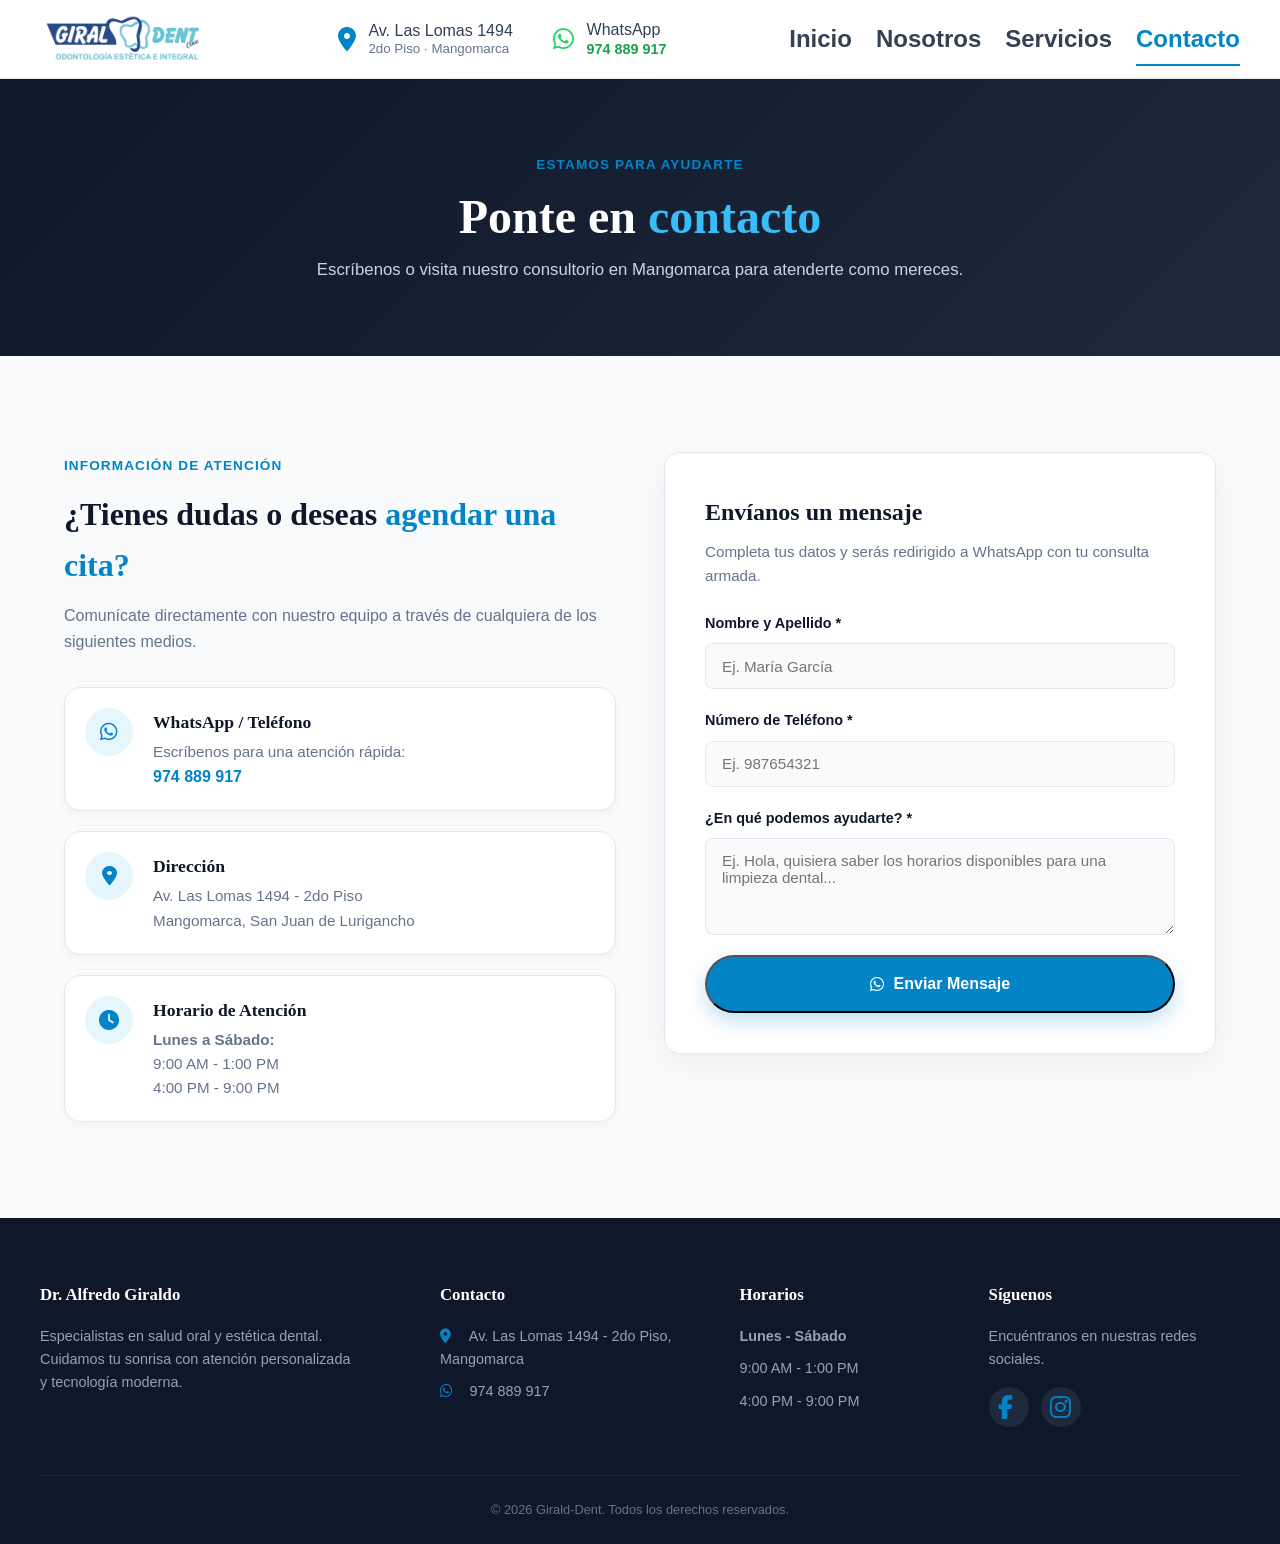
<file: contacto.html>
<!DOCTYPE html>
<html lang="es">
<head>
    <meta charset="UTF-8">
    <meta name="viewport" content="width=device-width, initial-scale=1.0">
    <meta name="author" content="Girald-Dent Odontología">
    <meta name="robots" content="index, follow">

    <title>Contacto y Citas | Girald-Dent Odontología</title>
    <meta name="description" content="Ponte en contacto con Girald-Dent. Consulta nuestra ubicación en Mangomarca, horarios de atención, teléfonos y agenda tu consulta odontológica hoy mismo.">

    <link rel="icon" type="image/png" href="./assets/img/icons/icon.png">

    <meta property="og:type" content="website">
    <meta property="og:url" content="https://www.girald-dent.com/contacto.html">
    <meta property="og:title" content="Contacto y Reserva de Citas | Girald-Dent">
    <meta property="og:description" content="¿Necesitas atención odontológica en Mangomarca? Revisa nuestros horarios, teléfonos y ubicación para programar tu cita.">
    <meta property="og:image" content="https://www.girald-dent.com/assets/img/logo.jpeg">
    <meta property="og:site_name" content="Girald-Dent Odontología">

    <link rel="stylesheet" href="https://cdnjs.cloudflare.com/ajax/libs/font-awesome/6.5.2/css/all.min.css">
    <link rel="stylesheet" href="./css/styles.css">
    <link rel="stylesheet" href="./css/contacto.css">
</head>
<body>
<header class="navbar">
    <div class="nav-container">
        <a href="index.html" class="logo">
            <img
                src="./assets/img/logo.webp"
                alt="Girald-Dent Odontología"
            >
        </a>
        <div class="nav-contact">
            <a
                href="https://www.google.com/maps/search/?api=1&query=Av.+Las+Lomas+1494+Mangomarca"
                target="_blank"
                rel="noopener noreferrer"
                class="nav-contact-item"
            >
                <i class="fa-solid fa-location-dot"></i>

                <span>
                    Av. Las Lomas 1494
                    <small>2do Piso · Mangomarca</small>
                </span>
            </a>
            <a
                href="https://wa.me/51974889917"
                target="_blank"
                rel="noopener noreferrer"
                class="nav-contact-item whatsapp"
            >
                <i class="fa-brands fa-whatsapp"></i>
                <span>
                    WhatsApp
                    <strong>974 889 917</strong>
                </span>
            </a>
        </div>
        <nav class="nav-menu" id="nav-menu">
            <a href="index.html">Inicio</a>
            <a href="nosotros.html">Nosotros</a>
            <a href="servicios.html">Servicios</a>
            <a href="contacto.html" class="active">Contacto</a>
        </nav>
        <button
            class="menu-toggle"
            id="menu-toggle"
            aria-label="Abrir menú"
            aria-expanded="false"
        >
            <i class="fa-solid fa-bars"></i>
        </button>
    </div>
</header>
<main id="main-content">
    <section class="page-banner">
        <div class="banner-container">
            <span class="section-label">Estamos para ayudarte</span>
            <h1>Ponte en <span>contacto</span></h1>
            <p>Escríbenos o visita nuestro consultorio en Mangomarca para atenderte como mereces.</p>
        </div>
    </section>
    <section class="contact-section section">
        <div class="contact-grid">          
            <div class="contact-info">
                <span class="section-label">Información de Atención</span>
                <h2>¿Tienes dudas o deseas <span>agendar una cita?</span></h2>
                <p>Comunícate directamente con nuestro equipo a través de cualquiera de los siguientes medios.</p>
                <div class="contact-cards">
                    <div class="contact-card">
                        <div class="contact-icon">
                            <i class="fa-brands fa-whatsapp" aria-hidden="true"></i>
                        </div>
                        <div>
                            <h3>WhatsApp / Teléfono</h3>
                            <p>Escríbenos para una atención rápida:</p>
                            <a href="https://wa.me/51974889917" target="_blank" rel="noopener noreferrer" class="contact-link">974 889 917</a>
                        </div>
                    </div>
                    <div class="contact-card">
                        <div class="contact-icon">
                            <i class="fa-solid fa-location-dot" aria-hidden="true"></i>
                        </div>
                        <div>
                            <h3>Dirección</h3>
                            <p>Av. Las Lomas 1494 - 2do Piso</p>
                            <span class="contact-subtext">Mangomarca, San Juan de Lurigancho</span>
                        </div>
                    </div>
                    <div class="contact-card">
                        <div class="contact-icon">
                            <i class="fa-solid fa-clock" aria-hidden="true"></i>
                        </div>
                        <div>
                            <h3>Horario de Atención</h3>
                            <p><strong>Lunes a Sábado:</strong></p>
                            <p>9:00 AM - 1:00 PM</p>
                            <p>4:00 PM - 9:00 PM</p>
                        </div>
                    </div>
                </div>
            </div>
            <div class="contact-form-wrapper">
                <h3>Envíanos un mensaje</h3>
                <p>Completa tus datos y serás redirigido a WhatsApp con tu consulta armada.</p>
               <form id="whatsappForm" class="contact-form">
                    <div class="form-group">
                        <label for="userName">Nombre y Apellido *</label>
                        <input 
                            type="text" 
                            id="userName" 
                            name="userName" 
                            placeholder="Ej. María García" 
                            autocomplete="name"
                            minlength="3"
                            maxlength="50"
                            required>
                    </div>
                    
                    <div class="form-group">
                        <label for="userPhone">Número de Teléfono *</label>
                        <input 
                            type="tel" 
                            id="userPhone" 
                            name="userPhone" 
                            placeholder="Ej. 987654321" 
                            autocomplete="tel"
                            pattern="[0-9]{9}"
                            title="Por favor ingresa un número celular válido de 9 dígitos"
                            required>
                    </div>
                    
                    <div class="form-group">
                        <label for="userMessage">¿En qué podemos ayudarte? *</label>
                        <textarea 
                            id="userMessage" 
                            name="userMessage" 
                            rows="4" 
                            placeholder="Ej. Hola, quisiera saber los horarios disponibles para una limpieza dental..." 
                            minlength="10"
                            maxlength="500"
                            required></textarea>
                    </div>
                    
                    <button type="submit" class="btn btn-primary btn-block">
                        <i class="fa-brands fa-whatsapp" aria-hidden="true"></i>
                        Enviar Mensaje
                    </button>
                </form>
            </div>
        </div>
    </section>

</main>
<footer class="footer">
    <div class="footer-container">
        <div class="footer-col footer-brand">
            <h3>Dr. Alfredo Giraldo</h3>
            <p>
                Especialistas en salud oral y estética dental.
                Cuidamos tu sonrisa con atención personalizada
                y tecnología moderna.
            </p>
        </div>
        <div class="footer-col">
            <h3>Contacto</h3>
            <a
                href="https://www.google.com/maps/search/?api=1&query=Av.+Las+Lomas+1494+Mangomarca"
                target="_blank"
                rel="noopener noreferrer"
            >
                <i class="fa-solid fa-location-dot"></i>
                Av. Las Lomas 1494 - 2do Piso, Mangomarca
            </a>
            <a
                href="https://wa.me/51974889917"
                target="_blank"
                rel="noopener noreferrer"
            >
                <i class="fa-brands fa-whatsapp"></i>
                 974 889 917
            </a>
        </div>
        <div class="footer-col">
            <h3>Horarios</h3>
            <p>
                <strong>Lunes - Sábado</strong>
            </p>
            <p>9:00 AM - 1:00 PM</p>
            <p>4:00 PM - 9:00 PM</p>
        </div>
        <div class="footer-col">
            <h3>Síguenos</h3>
            <p>
                Encuéntranos en nuestras redes sociales.
            </p>
            <div class="social-links">
                <a
                    href="https://www.facebook.com/Giraldentclinic"
                    target="_blank"
                    rel="noopener noreferrer"
                    aria-label="Facebook"
                >
                    <i class="fa-brands fa-facebook-f"></i>
                </a>
                <a
                    href="https://www.instagram.com/giral_dent/"
                    target="_blank"
                    rel="noopener noreferrer"
                    aria-label="Instagram"
                >
                    <i class="fa-brands fa-instagram"></i>
                </a>
            </div>
        </div>
    </div>
    <div class="footer-bottom">

        <p>
            © 2026 Girald-Dent. Todos los derechos reservados.
        </p>

    </div>
</footer>
<script src="./js/script.js"></script>
</body>
</html>
</file>
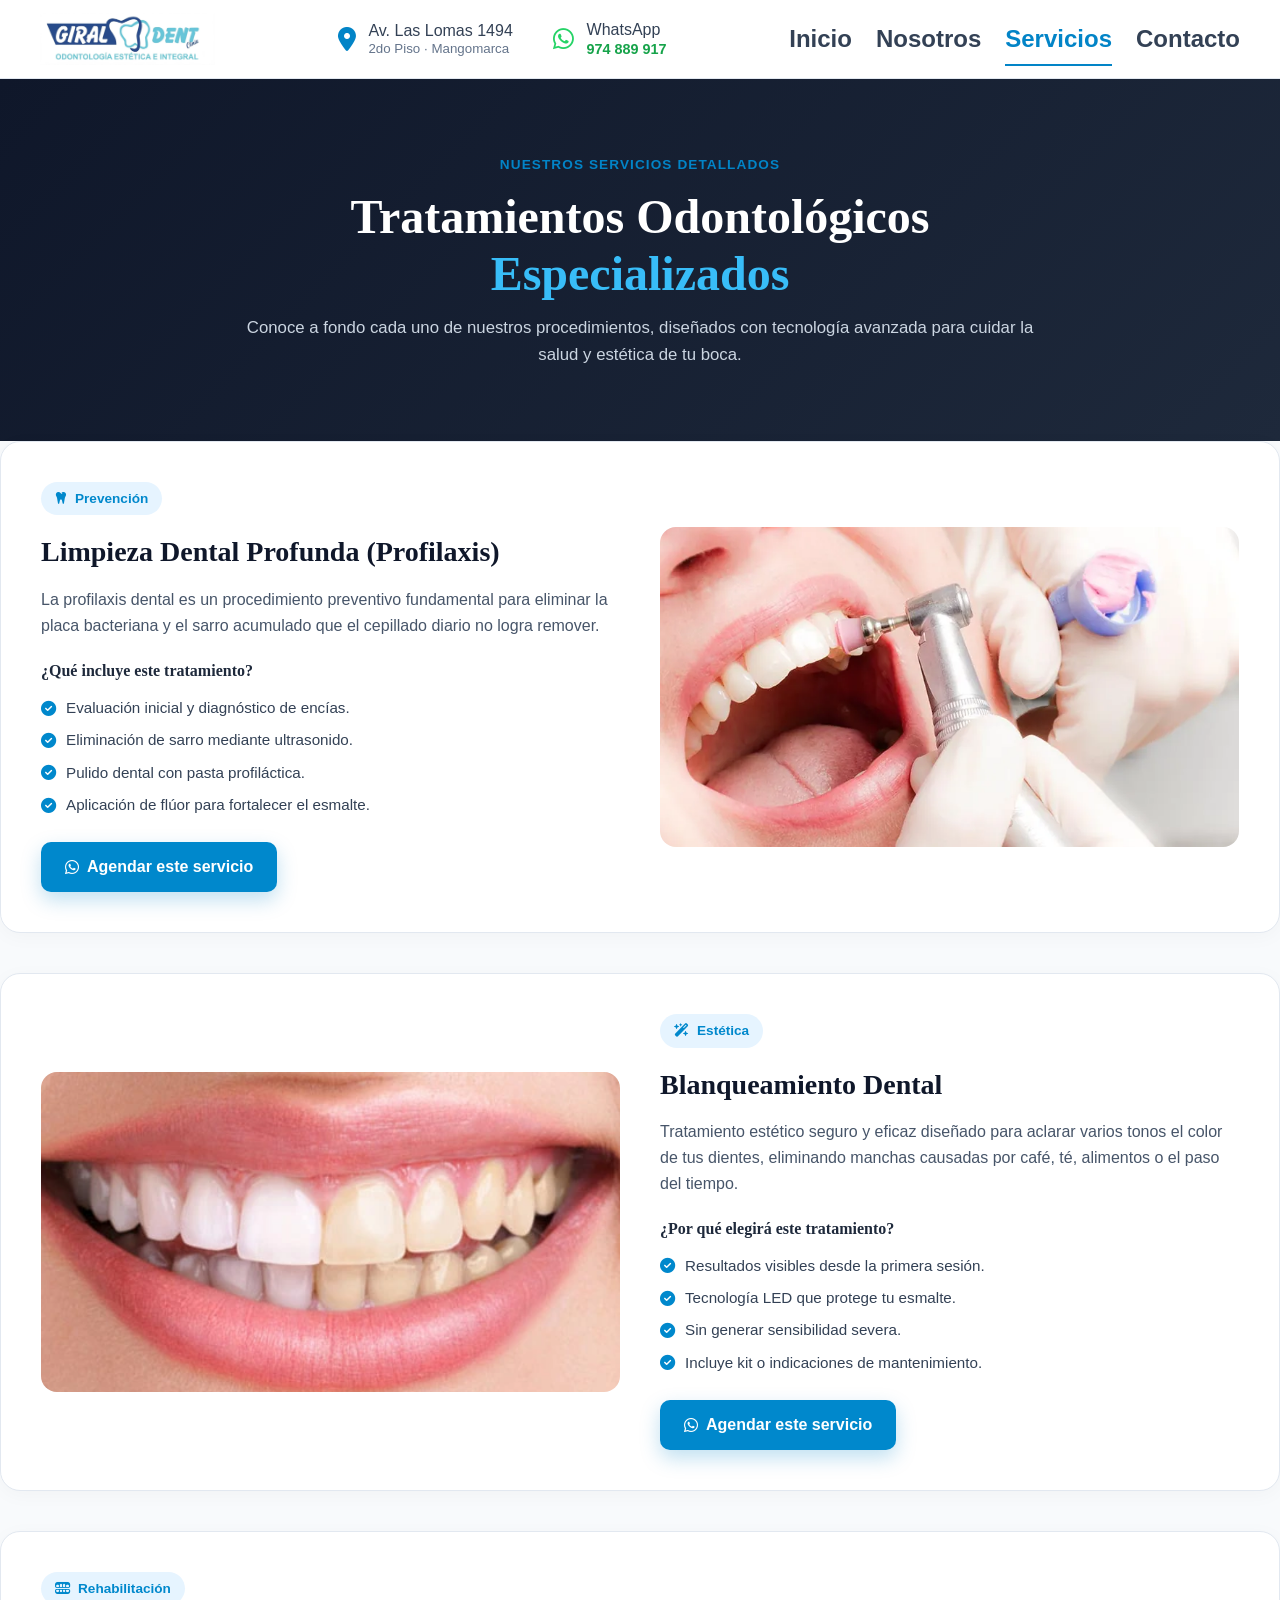
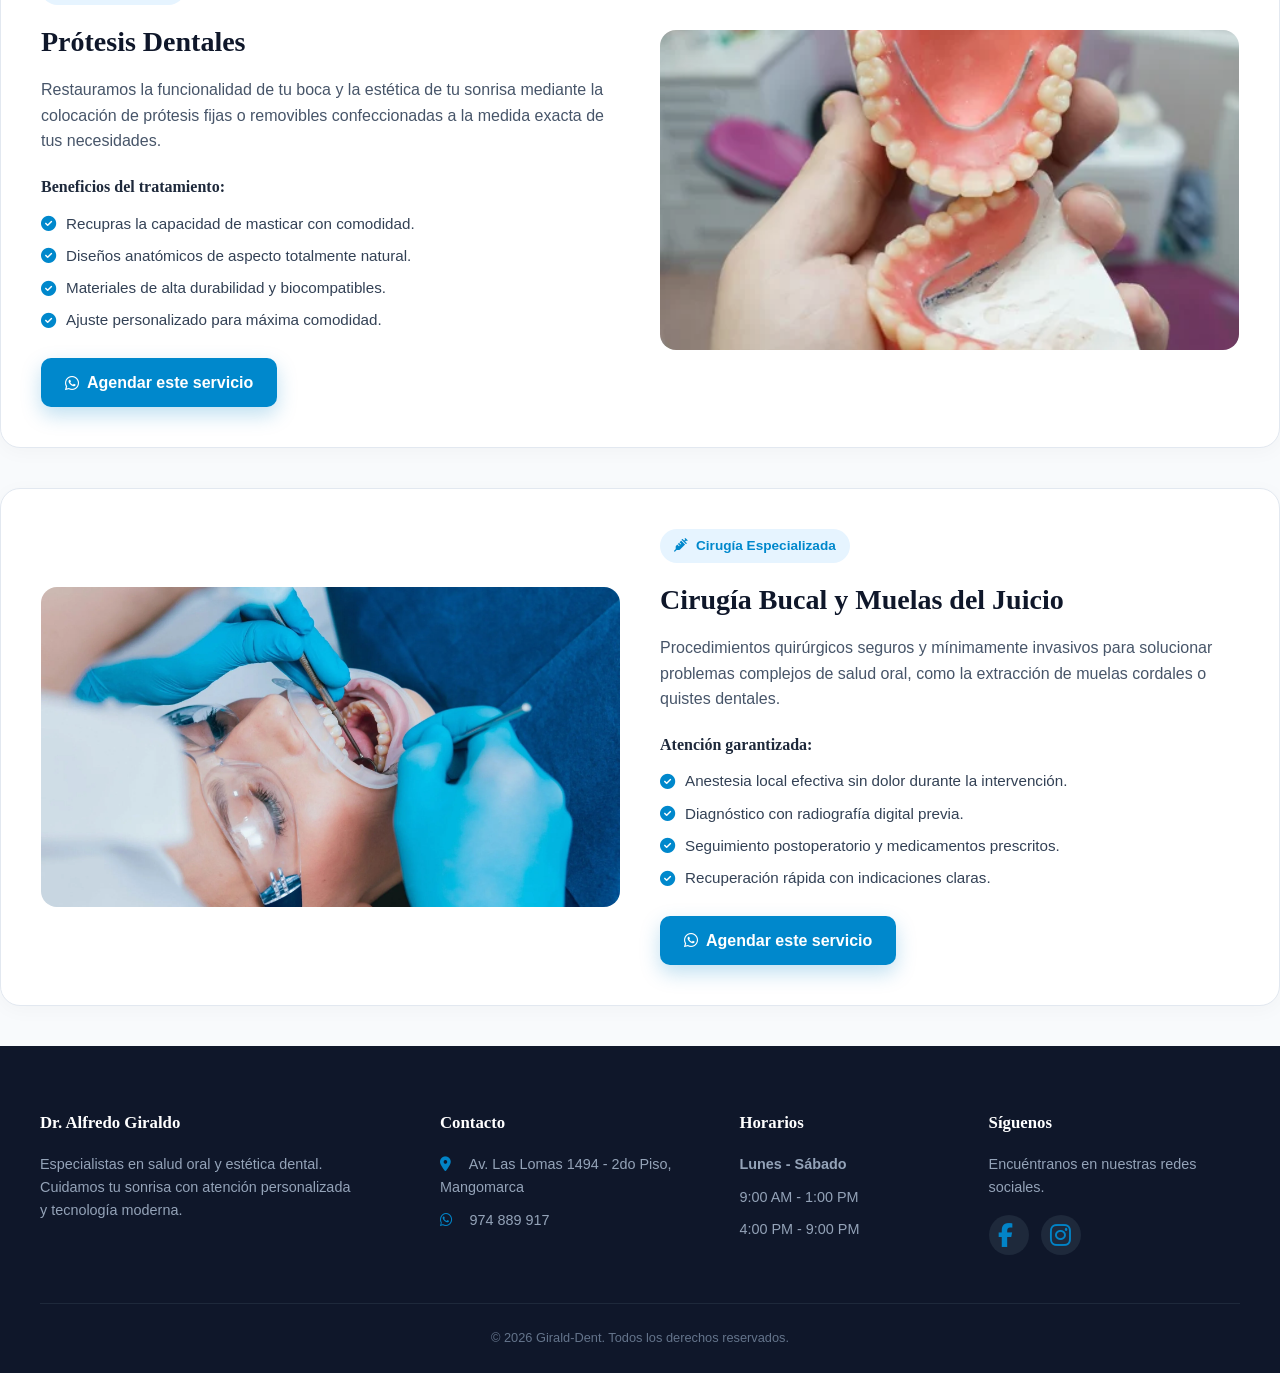
<file: servicios.html>
<!DOCTYPE html>
<html lang="es">
<head>
    <meta charset="UTF-8">
    <meta name="viewport" content="width=device-width, initial-scale=1.0">
    <meta name="author" content="Girald-Dent Odontología">
    <meta name="robots" content="index, follow">

    <title>Tratamientos Odontológicos | Girald-Dent</title>
    <meta name="description" content="Tratamientos dentales en Mangomarca: ortodoncia, diseño de sonrisa, implantes, blanqueamiento, endodoncia y profilaxis. Cuidamos tu salud bucal.">

    <link rel="icon" type="image/png" href="./assets/img/icons/icon.png">

    <meta property="og:type" content="website">
    <meta property="og:url" content="https://www.girald-dent.com/servicios.html">
    <meta property="og:title" content="Tratamientos y Servicios Odontológicos | Girald-Dent">
    <meta property="og:description" content="Ofrecemos soluciones integrales para tu salud bucal: ortodoncia, estética dental, implantes y prevención en Mangomarca.">
    <meta property="og:image" content="https://www.girald-dent.com/assets/img/logo.jpeg">
    <meta property="og:site_name" content="Girald-Dent Odontología">

    <link rel="stylesheet" href="https://cdnjs.cloudflare.com/ajax/libs/font-awesome/6.5.2/css/all.min.css">
    <link rel="stylesheet" href="./css/styles.css">
    <link rel="stylesheet" href="./css/servicios.css">
</head>
<body>

<header class="navbar">
    <div class="nav-container">
        <a href="index.html" class="logo">
            <img
                src="./assets/img/logo.webp"
                alt="Girald-Dent Odontología"
            >
        </a>
        <div class="nav-contact">
            <a
                href="https://www.google.com/maps/search/?api=1&query=Av.+Las+Lomas+1494+Mangomarca"
                target="_blank"
                rel="noopener noreferrer"
                class="nav-contact-item"
            >
                <i class="fa-solid fa-location-dot"></i>
                <span>
                    Av. Las Lomas 1494
                    <small>2do Piso · Mangomarca</small>
                </span>
            </a>
            <a
                href="https://wa.me/51974889917"
                target="_blank"
                rel="noopener noreferrer"
                class="nav-contact-item whatsapp"
            >
                <i class="fa-brands fa-whatsapp"></i>

                <span>
                    WhatsApp
                    <strong>974 889 917</strong>
                </span>
            </a>

        </div>
        <nav class="nav-menu" id="nav-menu">
            <a href="index.html">Inicio</a>
            <a href="nosotros.html">Nosotros</a>
            <a href="servicios.html" class="active">Servicios</a>
            <a href="contacto.html">Contacto</a>
        </nav>
        <button
            class="menu-toggle"
            id="menu-toggle"
            aria-label="Abrir menú"
            aria-expanded="false"
        >
            <i class="fa-solid fa-bars"></i>
        </button>
    </div>
</header>
<main class="services-detail-page">
    
    <section class="page-banner">
        <div class="banner-container">
        <span class="section-label">NUESTROS SERVICIOS DETALLADOS</span>
        <h1 >Tratamientos Odontológicos <span class="highlight">Especializados</span></h1>
        <p class="page-description">
            Conoce a fondo cada uno de nuestros procedimientos, diseñados con tecnología avanzada para cuidar la salud y estética de tu boca.
        </p>
        </div>
    </section>
    <section class="services-detail-list">
        <div class="container">
        <article class="service-detail-card" id="limpieza">
            <div class="service-detail-content">
            <div class="badge">
                <i class="fa-solid fa-tooth"></i> Prevención
            </div>
            <h2>Limpieza Dental Profunda (Profilaxis)</h2>
            <p class="main-text">
                La profilaxis dental es un procedimiento preventivo fundamental para eliminar la placa bacteriana y el sarro acumulado que el cepillado diario no logra remover.
            </p>
            <h4>¿Qué incluye este tratamiento?</h4>
            <ul class="service-features">
                <li><i class="fa-solid fa-circle-check"></i> Evaluación inicial y diagnóstico de encías.</li>
                <li><i class="fa-solid fa-circle-check"></i> Eliminación de sarro mediante ultrasonido.</li>
                <li><i class="fa-solid fa-circle-check"></i> Pulido dental con pasta profiláctica.</li>
                <li><i class="fa-solid fa-circle-check"></i> Aplicación de flúor para fortalecer el esmalte.</li>
            </ul>
            <a href="contacto.html" class="btn-primary">
                <i class="fa-brands fa-whatsapp"></i> Agendar este servicio
            </a>
            </div>
            <div class="service-detail-image">
            <img src="assets/img/servicios/limpieza.webp" alt="Limpieza Dental" loading="lazy"/>
            </div>
        </article>
        <article class="service-detail-card reverse" id="blanqueamiento">
            <div class="service-detail-content">
            <div class="badge">
                <i class="fa-solid fa-wand-magic-sparkles"></i> Estética
            </div>
            <h2>Blanqueamiento Dental</h2>
            <p class="main-text">
                Tratamiento estético seguro y eficaz diseñado para aclarar varios tonos el color de tus dientes, eliminando manchas causadas por café, té, alimentos o el paso del tiempo.
            </p>  
            <h4>¿Por qué elegirá este tratamiento?</h4>
            <ul class="service-features">
                <li><i class="fa-solid fa-circle-check"></i> Resultados visibles desde la primera sesión.</li>
                <li><i class="fa-solid fa-circle-check"></i> Tecnología LED que protege tu esmalte.</li>
                <li><i class="fa-solid fa-circle-check"></i> Sin generar sensibilidad severa.</li>
                <li><i class="fa-solid fa-circle-check"></i> Incluye kit o indicaciones de mantenimiento.</li>
            </ul>
            <a href="contacto.html" class="btn-primary">
                <i class="fa-brands fa-whatsapp"></i> Agendar este servicio
            </a>
            </div>
            <div class="service-detail-image">
            <img src="assets/img/servicios/blanqueamiento.webp" alt="Blanqueamiento Dental" loading="lazy"/>
            </div>
        </article>
        <article class="service-detail-card" id="protesis">
            <div class="service-detail-content">
            <div class="badge">
                <i class="fa-solid fa-teeth-open"></i> Rehabilitación
            </div>
            <h2>Prótesis Dentales</h2>
            <p class="main-text">
                Restauramos la funcionalidad de tu boca y la estética de tu sonrisa mediante la colocación de prótesis fijas o removibles confeccionadas a la medida exacta de tus necesidades.
            </p>
            <h4>Beneficios del tratamiento:</h4>
            <ul class="service-features">
                <li><i class="fa-solid fa-circle-check"></i> Recupras la capacidad de masticar con comodidad.</li>
                <li><i class="fa-solid fa-circle-check"></i> Diseños anatómicos de aspecto totalmente natural.</li>
                <li><i class="fa-solid fa-circle-check"></i> Materiales de alta durabilidad y biocompatibles.</li>
                <li><i class="fa-solid fa-circle-check"></i> Ajuste personalizado para máxima comodidad.</li>
            </ul>
            <a href="contacto.html" class="btn-primary">
                <i class="fa-brands fa-whatsapp"></i> Agendar este servicio
            </a>
            </div>
            <div class="service-detail-image">
            <img src="assets/img/servicios/protesis.webp" alt="Prótesis Dental" loading="lazy"/>
            </div>
        </article>
        <article class="service-detail-card reverse" id="cirugia">
            <div class="service-detail-content">
            <div class="badge">
                <i class="fa-solid fa-syringe"></i> Cirugía Especializada
            </div>
            <h2>Cirugía Bucal y Muelas del Juicio</h2>
            <p class="main-text">
                Procedimientos quirúrgicos seguros y mínimamente invasivos para solucionar problemas complejos de salud oral, como la extracción de muelas cordales o quistes dentales.
            </p>
            <h4>Atención garantizada:</h4>
            <ul class="service-features">
                <li><i class="fa-solid fa-circle-check"></i> Anestesia local efectiva sin dolor durante la intervención.</li>
                <li><i class="fa-solid fa-circle-check"></i> Diagnóstico con radiografía digital previa.</li>
                <li><i class="fa-solid fa-circle-check"></i> Seguimiento postoperatorio y medicamentos prescritos.</li>
                <li><i class="fa-solid fa-circle-check"></i> Recuperación rápida con indicaciones claras.</li>
            </ul>
            <a href="contacto.html" class="btn-primary">
                <i class="fa-brands fa-whatsapp"></i> Agendar este servicio
            </a>
            </div>
            <div class="service-detail-image">
            <img src="assets/img/servicios/cirugia.webp" alt="Cirugía Bucal" loading="lazy"/>
            </div>
        </article>
        </div>
    </section>
</main>
<footer class="footer">
    <div class="footer-container">
        <div class="footer-col footer-brand">
            <h3>Dr. Alfredo Giraldo</h3>
            <p>
                Especialistas en salud oral y estética dental.
                Cuidamos tu sonrisa con atención personalizada
                y tecnología moderna.
            </p>
        </div>
        <div class="footer-col">
            <h3>Contacto</h3>
            <a
                href="https://www.google.com/maps/search/?api=1&query=Av.+Las+Lomas+1494+Mangomarca"
                target="_blank"
                rel="noopener noreferrer"
            >
                <i class="fa-solid fa-location-dot"></i>
                Av. Las Lomas 1494 - 2do Piso, Mangomarca
            </a>
            <a
                href="https://wa.me/51974889917"
                target="_blank"
                rel="noopener noreferrer"
            >
                <i class="fa-brands fa-whatsapp"></i>
                 974 889 917
            </a>
        </div>
        <div class="footer-col">
            <h3>Horarios</h3>
            <p>
                <strong>Lunes - Sábado</strong>
            </p>
            <p>9:00 AM - 1:00 PM</p>
            <p>4:00 PM - 9:00 PM</p>
        </div>
        <div class="footer-col">
            <h3>Síguenos</h3>
            <p>
                Encuéntranos en nuestras redes sociales.
            </p>
            <div class="social-links">
                <a
                    href="https://www.facebook.com/Giraldentclinic"
                    target="_blank"
                    rel="noopener noreferrer"
                    aria-label="Facebook"
                >
                    <i class="fa-brands fa-facebook-f"></i>
                </a>
                <a
                    href="https://www.instagram.com/giral_dent/"
                    target="_blank"
                    rel="noopener noreferrer"
                    aria-label="Instagram"
                >
                    <i class="fa-brands fa-instagram"></i>
                </a>
            </div>
        </div>
    </div>
    <div class="footer-bottom">

        <p>
            © 2026 Girald-Dent. Todos los derechos reservados.
        </p>

    </div>
</footer>
<script src="./js/script.js"></script>
</body>
</html>
</file>
<file: css/styles.css>
* {
    margin: 0;
    padding: 0;
    box-sizing: border-box;
}

html {
    scroll-behavior: smooth;
}

body {
    font-family: var(--font-body);
    background: #f8fafc;
    color: #334155;
    line-height: 1.6;
}
h1, h2, h3, h4, h5, h6 {
    font-family: var(--font-heading);
}

img {
    width: 100%;
    display: block;
}

a {
    color: inherit;
    text-decoration: none;
}

button {
    font: inherit;
}


@font-face {
    font-family: 'Playfair Display';
    font-style: normal;
    font-weight: 700;
    font-display: swap; /* Evita que el texto sea invisible mientras carga */
    src: url('../assets/fonts/PlayfairDisplay-Italic-VariableFont_wght.ttf') format('ttf');
}
@font-face {
    font-family: 'Plus Jakarta Sans';
    font-style: normal;
    font-weight: 400;
    font-display: swap;
    src: url('../assets/fonts/PlusJakartaSans-Italic-VariableFont_wght.ttf') format('ttf');
}
@font-face {
    font-family: 'Plus Jakarta Sans';
    font-style: normal;
    font-weight: 600;
    font-display: swap;
    src: url('../assets/fonts/PlusJakartaSans-Italic-VariableFont_wght.ttf') format('ttf');
}


:root {
    --primary: #0284c7;
    --primary-dark: #0369a1;
    --primary-light: #e0f2fe;

    --dark: #0f172a;
    --text: #334155;
    --muted: #64748b;

    --white: #ffffff;
    --background: #f8fafc;
    --border: #e2e8f0;

    --success: #16a34a;

    --radius: 16px;
    --transition: 0.3s ease;

    --font-heading: 'Playfair Display', Georgia, serif;
    --font-body: 'Plus Jakarta Sans', Arial, sans-serif;
}


.section {
    max-width: 1200px;
    margin: 0 auto;
    padding: 6rem 1.5rem;
}

.section-heading {
    max-width: 680px;
    margin: 0 auto 3.5rem;
    text-align: center;
}

.section-label {
    display: inline-block;
    color: var(--primary);
    font-size: 0.85rem;
    font-weight: 800;
    letter-spacing: 0.08em;
    text-transform: uppercase;
    margin-bottom: 0.75rem;
}

.section-heading h2,
.doctor-content h2,
.cta h2 {
    color: var(--dark);
    font-size: 2.5rem;
    line-height: 1.2;
    margin-bottom: 1rem;
}

.section-heading h2 span,
.doctor-content h2 span,
.cta h2 span {
    color: var(--primary);
}

.section-heading p {
    color: var(--muted);
    font-size: 1rem;
}


.navbar {
    position: sticky;
    top: 0;
    z-index: 1000;

    background: rgba(255, 255, 255, 0.96);
    backdrop-filter: blur(12px);

    border-bottom: 1px solid var(--border);
}

.nav-container {
    max-width: 1400px;
    min-height: 78px;

    margin: 0 auto;
    padding: 0 2.5rem;

    display: flex;
    align-items: center;
    justify-content: space-between;

    gap: 2rem;
}

.logo {
    flex-shrink: 0;
}

.logo img {
    width: 175px;
    height: auto;
}


.nav-contact {
    display: flex;
    align-items: center;
    gap: 2.5rem;
}

.nav-contact-item {
    display: flex;
    align-items: center;
    gap: 0.8rem;

    font-size: 0.88 rem;
    color: var(--text);
}

.nav-contact-item > i {
    color: var(--primary);
    font-size: 1.5rem;
}

.nav-contact-item span {
    display: flex;
    flex-direction: column;
    line-height: 1.25;
}

.nav-contact-item small {
    color: var(--muted);
}

.nav-contact-item.whatsapp > i {
    color: #25d366;
}

.nav-contact-item.whatsapp strong {
    color: var(--success);
    font-size: 0.9rem;
}

.nav-menu {
    display: flex;
    align-items: center;
    gap: 1.5rem;
}

.nav-menu a {
    position: relative;

    color: var(--text);
    font-weight: 600;
    font-size: 1.5rem;

    transition: color var(--transition);
}

.nav-menu a::after {
    content: "";

    position: absolute;
    left: 0;
    bottom: -8px;

    width: 0;
    height: 2px;

    background: var(--primary);

    transition: width var(--transition);
}

.nav-menu a:hover,
.nav-menu a.active {
    color: var(--primary);
}

.nav-menu a:hover::after,
.nav-menu a.active::after {
    width: 100%;
}

.menu-toggle {
    display: none;

    border: none;
    background: transparent;

    color: var(--dark);
    font-size: 1.5rem;

    cursor: pointer;
}


.btn {
    display: inline-flex;
    align-items: center;
    justify-content: center;
    gap: 0.6rem;

    padding: 0.85rem 1.5rem;

    border-radius: 50px;

    font-weight: 700;

    transition: all var(--transition);
}

.btn-primary {
    background: var(--primary);
    color: var(--white);

    box-shadow: 0 8px 20px rgba(2, 132, 199, 0.25);
}

.btn-primary:hover {
    background: var(--primary-dark);
    transform: translateY(-2px);
}

.btn-secondary {
    color: var(--white);
    border: 1px solid rgba(255, 255, 255, 0.45);
    background: rgba(255, 255, 255, 0.12);
    backdrop-filter: blur(8px);
}

.btn-secondary:hover {
    background: var(--white);
    color: var(--dark);
}

.btn-white {
    background: var(--white);
    color: var(--primary);
}

.btn-white:hover {
    transform: translateY(-2px);
    box-shadow: 0 10px 25px rgba(0, 0, 0, 0.15);
}

.hero {
    position: relative;

    min-height: 650px;

    display: flex;
    align-items: center;

    background-image: url("../assets/img/hero.webp");
    background-size: cover;
    background-position: center;
}

.hero-overlay {
    position: absolute;
    inset: 0;

    background:
        linear-gradient(
            90deg,
            rgba(15, 23, 42, 0.94) 0%,
            rgba(15, 23, 42, 0.82) 45%,
            rgba(2, 132, 199, 0.45) 100%
        );
}

.hero-container {
    position: relative;
    z-index: 2;

    width: 100%;
    max-width: 1200px;

    margin: 0 auto;
    padding: 5rem 1.5rem;

    display: grid;
    grid-template-columns: 1fr 0.9fr;

    align-items: center;
    gap: 4rem;
}


.hero-content {
    max-width: 600px;
}

.hero-badge {
    display: inline-flex;
    align-items: center;
    gap: 0.5rem;

    padding: 0.5rem 0.9rem;

    margin-bottom: 1.25rem;

    border: 1px solid rgba(255, 255, 255, 0.25);
    border-radius: 50px;

    color: #bae6fd;

    background: rgba(255, 255, 255, 0.08);

    font-size: 0.75rem;
    font-weight: 700;
    letter-spacing: 0.08em;
}

.hero-content h1 {
    color: var(--white);

    font-size: clamp(2.5rem, 5vw, 4rem);
    line-height: 1.1;

    margin-bottom: 1.5rem;
}

.hero-content h1 span {
    color: #38bdf8;
}

.hero-content > p {
    max-width: 560px;

    color: #e2e8f0;

    font-size: 1.1rem;

    margin-bottom: 2rem;
}

.hero-buttons {
    display: flex;
    flex-wrap: wrap;
    gap: 1rem;
}

.hero-trust {
    display: flex;
    flex-wrap: wrap;
    gap: 1.5rem;

    margin-top: 2rem;

    color: #cbd5e1;

    font-size: 0.9rem;
}

.hero-trust div {
    display: flex;
    align-items: center;
    gap: 0.45rem;
}

.hero-trust i {
    color: #38bdf8;
}

.hero-image {
    display: flex;
    justify-content: center;
}

.hero-image-card {
    position: relative;

    width: 100%;
    max-width: 500px;
}

.hero-image-card img {
    height: 500px;

    object-fit: cover;

    border-radius: 24px;

    border: 4px solid rgba(255, 255, 255, 0.2);

    box-shadow: 0 25px 50px rgba(0, 0, 0, 0.3);
}

.hero-image-info {
    position: absolute;

    left: 20px;
    right: 20px;
    bottom: 20px;

    display: flex;
    align-items: center;
    gap: 0.8rem;

    padding: 1rem;

    border-radius: 14px;

    color: var(--white);

    background: rgba(15, 23, 42, 0.82);
    backdrop-filter: blur(10px);
}

.hero-image-info > i {
    color: #38bdf8;
    font-size: 1.5rem;
}

.hero-image-info div {
    display: flex;
    flex-direction: column;
}

.hero-image-info strong {
    font-size: 0.9rem;
}

.hero-image-info span {
    color: #cbd5e1;
    font-size: 0.75rem;
}


.features {
    padding-bottom: 2rem;
}

.features-grid {
    display: grid;

    grid-template-columns: repeat(3, 1fr);

    gap: 1.5rem;
}

.feature-card {
    padding: 2rem;

    background: var(--white);

    border: 1px solid var(--border);
    border-radius: var(--radius);

    transition: all var(--transition);
}

.feature-card:hover {
    transform: translateY(-6px);

    border-color: #bae6fd;

    box-shadow: 0 15px 30px rgba(15, 23, 42, 0.08);
}

.feature-icon {
    width: 58px;
    height: 58px;

    display: flex;
    align-items: center;
    justify-content: center;

    margin-bottom: 1.25rem;

    border-radius: 14px;

    background: var(--primary-light);
    color: var(--primary);

    font-size: 1.5rem;

    transition: all var(--transition);
}

.feature-card:hover .feature-icon {
    background: var(--primary);
    color: var(--white);
}

.feature-card h3 {
    color: var(--dark);

    font-size: 1.2rem;

    margin-bottom: 0.6rem;
}

.feature-card p {
    color: var(--muted);
    font-size: 0.95rem;
}


.treatments {
    background: var(--white);
    max-width: none;

    padding-left: max(1.5rem, calc((100vw - 1200px) / 2));
    padding-right: max(1.5rem, calc((100vw - 1200px) / 2));
}

.treatments-grid {
    display: grid;

    grid-template-columns: repeat(2, 1fr);

    gap: 1.25rem;
}

.treatment-card {
    display: flex;
    gap: 1.25rem;

    padding: 1.75rem;

    border: 1px solid var(--border);
    border-radius: var(--radius);

    transition: all var(--transition);
}

.treatment-card:hover {
    border-color: #bae6fd;
    transform: translateY(-4px);

    box-shadow: 0 12px 25px rgba(15, 23, 42, 0.06);
}

.treatment-icon {
    flex-shrink: 0;

    width: 55px;
    height: 55px;

    display: flex;
    align-items: center;
    justify-content: center;

    border-radius: 14px;

    background: var(--primary-light);
    color: var(--primary);

    font-size: 1.3rem;
}

.treatment-card h3 {
    color: var(--dark);
    margin-bottom: 0.4rem;
}

.treatment-card p {
    color: var(--muted);
    font-size: 0.9rem;

    margin-bottom: 0.8rem;
}

.treatment-card a {
    display: inline-flex;
    align-items: center;
    gap: 0.4rem;

    color: var(--primary);

    font-size: 0.85rem;
    font-weight: 700;
}

.treatment-card a:hover {
    color: var(--primary-dark);
}


.doctor {
    background: var(--background);
    max-width: none;

    padding-left: max(1.5rem, calc((100vw - 1200px) / 2));
    padding-right: max(1.5rem, calc((100vw - 1200px) / 2));
}

.doctor-container {
    display: grid;

    grid-template-columns: 0.9fr 1fr;

    align-items: center;

    gap: 5rem;

    max-width: 1200px;
    margin: 0 auto;
}

.doctor-image img {
    height: 500px;

    object-fit: cover;

    border-radius: 24px;

    box-shadow: 0 20px 40px rgba(15, 23, 42, 0.12);
}

.doctor-content h2 {
    font-size: 3rem;
}

.doctor-intro {
    color: var(--muted);

    font-size: 1.05rem;

    margin-bottom: 1.5rem;
}

.doctor-features {
    display: flex;
    flex-direction: column;
    gap: 0.8rem;

    margin-bottom: 2rem;
}

.doctor-features div {
    display: flex;
    align-items: center;
    gap: 0.6rem;

    color: var(--text);

    font-weight: 600;
}

.doctor-features i {
    color: var(--success);
}


.cta {
    background:
        linear-gradient(
            135deg,
            var(--primary-dark),
            var(--primary)
        );

    color: var(--white);

    padding: 4rem 1.5rem;
}

.cta-container {
    max-width: 1200px;

    margin: 0 auto;

    display: flex;
    align-items: center;
    justify-content: space-between;

    gap: 2rem;
}

.cta .section-label {
    color: #bae6fd;
}

.cta h2 {
    color: var(--white);
    margin-bottom: 0.75rem;
}

.cta h2 span {
    color: #bae6fd;
}

.cta p {
    color: #e0f2fe;
}


.page-banner {
    background: linear-gradient(135deg, var(--dark) 0%, #1e293b 100%);
    color: var(--white);
    padding: 4.5rem 1.5rem;
    text-align: center;
}

.banner-container {
    max-width: 800px;
    margin: 0 auto;
}

.page-banner h1 {
    font-size: clamp(2rem, 4vw, 3rem);
    line-height: 1.2;
    margin-bottom: 0.75rem;
}

.page-banner h1 span {
    color: #38bdf8;
}

.page-banner p {
    color: #cbd5e1;
    font-size: 1.05rem;
}


.footer {
    background: var(--dark);

    color: #94a3b8;

    padding: 4rem 1.5rem 1.5rem;
}

.footer-container {
    max-width: 1200px;

    margin: 0 auto 3rem;

    display: grid;

    grid-template-columns: 1.4fr 1fr 0.8fr 1fr;

    gap: 3rem;
}

.footer-col h3 {
    color: var(--white);

    font-size: 1.05rem;

    margin-bottom: 1rem;
}

.footer-col p,
.footer-col a {
    display: block;

    color: #94a3b8;

    font-size: 0.9rem;

    line-height: 1.6;

    margin-bottom: 0.6rem;
}

.footer-col a {
    transition: color var(--transition);
}

.footer-col a:hover {
    color: var(--white);
}

.footer-col a i {
    width: 20px;

    color: var(--primary);

    margin-right: 0.35rem;
}

.footer-brand p {
    max-width: 320px;
}


.social-links {
    display: flex;
    gap: 0.75rem;

    margin-top: 1rem;
}

.social-links a {
    width: 40px;
    height: 40px;

    display: flex;
    align-items: center;
    justify-content: center;

    margin: 0;

    font-size: 1.5rem;

    padding-left: 4px;

    border-radius: 50%;

    background: #1e293b;
    color: var(--white);

    transition: all var(--transition);
}

.social-links a:hover {
    transform: translateY(-3px);
}


.footer-bottom {
    max-width: 1200px;

    margin: 0 auto;

    padding-top: 1.5rem;

    border-top: 1px solid #1e293b;

    text-align: center;

    color: #64748b;

    font-size: 0.8rem;
}


@media (max-width: 1050px) {

    /* Ocultar datos de contacto de la barra superior */
    .nav-contact {
        display: none;
    }

    /* Activar el botón hamburguesa */
    .menu-toggle {
        display: block; 
        background: none;
        border: none;
        font-size: 1.5rem;
        color: var(--dark);
        cursor: pointer;
        padding: 0.5rem;
        margin-left: auto;
    }

    .nav-menu {
        display: none; 
        position: absolute;
        top: 100%;
        left: 0;
        width: 100%;
        background-color: rgba(255, 255, 255, 0.85);
        backdrop-filter: blur(8px);
        -webkit-backdrop-filter: blur(8px);
        flex-direction: column;
        padding: 1rem 1.5rem;
        box-shadow: 0 10px 25px rgba(0, 0, 0, 0.1);
        border-bottom: 1px solid var(--border);
        z-index: 100;
       
    }

    .nav-menu.active {
        display: flex !important;

    }

    .nav-menu a {
       padding: 0.75rem 0;
        border-bottom: 1px solid var(--border);
        opacity: 0;
        transform: translateX(-10px);
        transition: opacity 0.3s ease, transform 0.3s ease;
    }

    .nav-menu a:last-child {
        border-bottom: none;
    }
    .nav-menu.active a {
        opacity: 1;
        transform: translateX(0);
    }

    .nav-menu a::after {
        display: none;
    }
    .hero-container {
        gap: 2.5rem;
    }

    .hero-content h1 {
        font-size: 3rem;
    }

    .footer-container {
        grid-template-columns: repeat(2, 1fr);
    }
}


@media (max-width: 768px) {

    .section {
        padding-top: 4.5rem;
        padding-bottom: 4.5rem;
    }

    .section-heading h2 {
        font-size: 2rem;
    }
    .nav-container {
        min-height: 70px;
    }

    .logo img {
        width: 150px;
    }

    /* HERO */
    .hero {
        min-height: auto;
    }

    .hero-container {
        grid-template-columns: 1fr;
        padding-top: 4rem;
        padding-bottom: 4rem;
    }

    .hero-content {
        max-width: none;
    }

    .hero-content h1 {
        font-size: 2.7rem;
    }

    .hero-image-card {
        max-width: 600px;
    }

    .hero-image-card img {
        height: 400px;
    }

    .features-grid,
    .treatments-grid {
        grid-template-columns: 1fr;
    }

    .doctor-container {
        grid-template-columns: 1fr;
        gap: 3rem;
    }

    .doctor-image img {
        height: 400px;
    }

    .doctor-content h2 {
        font-size: 2.5rem;
    }

    .cta-container {
        flex-direction: column;
        align-items: flex-start;
    }
}
[id*="netlify"],
[class*="netlify"],
iframe[src*="netlify"],
netlify-drawer,
#netlify-modal-backdrop {
  display: none !important;
  visibility: hidden !important;
  opacity: 0 !important;
  pointer-events: none !important;
}
</file>
<file: css/contacto.css>
.contact-grid {
    display: grid;
    grid-template-columns: 1fr 1fr;
    gap: 3rem;
    align-items: start;
}

.contact-info h2 {
    font-size: 2rem;
    color: var(--dark);
    margin-bottom: 0.75rem;
}

.contact-info h2 span {
    color: var(--primary);
}

.contact-info > p {
    color: var(--muted);
    margin-bottom: 2rem;
}

.contact-cards {
    display: flex;
    flex-direction: column;
    gap: 1.25rem;
}

.contact-card {
    display: flex;
    align-items: flex-start;
    gap: 1.25rem;
    padding: 1.25rem;
    background-color: var(--white);
    border: 1px solid var(--border);
    border-radius: var(--radius);
    box-shadow: 0 4px 12px rgba(0, 0, 0, 0.03);
}

.contact-icon {
    width: 48px;
    height: 48px;
    background-color: rgba(14, 165, 233, 0.1);
    color: var(--primary);
    border-radius: 50%;
    display: flex;
    align-items: center;
    justify-content: center;
    font-size: 1.25rem;
    flex-shrink: 0;
}

.contact-card h3 {
    font-size: 1.1rem;
    color: var(--dark);
    margin-bottom: 0.25rem;
}

.contact-card p, 
.contact-subtext {
    color: var(--muted);
    font-size: 0.95rem;
    margin: 0;
}

.contact-link {
    color: var(--primary);
    font-weight: 600;
    text-decoration: none;
}

.contact-link:hover {
    text-decoration: underline;
}

.contact-form-wrapper {
    background-color: var(--white);
    padding: 2.5rem;
    border-radius: var(--radius);
    border: 1px solid var(--border);
    box-shadow: 0 10px 30px rgba(0, 0, 0, 0.05);
}

.contact-form-wrapper h3 {
    font-size: 1.5rem;
    color: var(--dark);
    margin-bottom: 0.5rem;
}

.contact-form-wrapper > p {
    color: var(--muted);
    font-size: 0.95rem;
    margin-bottom: 1.5rem;
}

.form-group {
    display: flex;
    flex-direction: column;
    gap: 0.5rem;
    margin-bottom: 1.25rem;
}

.form-group label {
    font-size: 0.9rem;
    font-weight: 600;
    color: var(--dark);
}

.form-group input,
.form-group textarea {
    width: 100%;
    padding: 0.85rem 1rem;
    border: 1px solid var(--border);
    border-radius: 8px;
    font-family: inherit;
    font-size: 0.95rem;
    color: var(--dark);
    background-color: #f8fafc;
    transition: border-color 0.2s ease, box-shadow 0.2s ease;
}

.form-group input:focus,
.form-group textarea:focus {
    outline: none;
    border-color: var(--primary);
    box-shadow: 0 0 0 3px rgba(14, 165, 233, 0.15);
    background-color: var(--white);
}

.btn-block {
    width: 100%;
    justify-content: center;
    padding: 0.9rem;
    font-size: 1rem;
    cursor: pointer;
}

@media (max-width: 868px) {
    .contact-grid {
        grid-template-columns: 1fr;
        gap: 2.5rem;
    }

    .contact-form-wrapper {
        padding: 1.5rem;
    }
}
</file>
<file: css/servicios.css>
.service-detail-card {
  display: flex;
  align-items: center;
  gap: 40px;
  background: #ffffff;
  padding: 40px;
  border-radius: 20px;
  border: 1px solid #e2e8f0;
  margin-bottom: 40px;
  box-shadow: 0 4px 20px rgba(0, 0, 0, 0.03);
  scroll-margin-top: 100px; 
}


.service-detail-card.reverse {
  flex-direction: row-reverse;
}

.service-detail-content {
  flex: 1;
}

.service-detail-image {
  flex: 1;
}

.service-detail-image img {
  width: 100%;
  height: 320px;
  object-fit: cover;
  border-radius: 16px;
}

.badge {
  display: inline-flex;
  align-items: center;
  gap: 8px;
  background-color: #e6f4ff;
  color: #0088cc;
  font-size: 0.85rem;
  font-weight: 700;
  padding: 6px 14px;
  border-radius: 20px;
  margin-bottom: 15px;
}

.service-detail-content h2 {
  font-size: 1.75rem;
  color: #0f172a;
  margin-bottom: 12px;
}

.main-text {
  color: #475569;
  font-size: 1rem;
  line-height: 1.6;
  margin-bottom: 20px;
}

.service-detail-content h4 {
  font-size: 1rem;
  color: #1e293b;
  margin-bottom: 12px;
}


.service-features {
  list-style: none;
  padding: 0;
  margin-bottom: 25px;
}

.service-features li {
  display: flex;
  align-items: center;
  gap: 10px;
  font-size: 0.95rem;
  color: #334155;
  margin-bottom: 8px;
}

.service-features li i {
  color: #0088cc; 
}

/* Botón de Acción */
.btn-primary {
  display: inline-flex;
  align-items: center;
  gap: 8px;
  background-color: #0088cc;
  color: #ffffff;
  padding: 12px 24px;
  border-radius: 10px;
  text-decoration: none;
  font-weight: 600;
  transition: background-color 0.2s ease;
}

.btn-primary:hover {
  background-color: #006699;
}

@media (max-width: 868px) {
  .service-detail-card,
  .service-detail-card.reverse {
    flex-direction: column;
    padding: 24px;
  }

  .service-detail-image img {
    height: 220px;
  }
}
</file>
